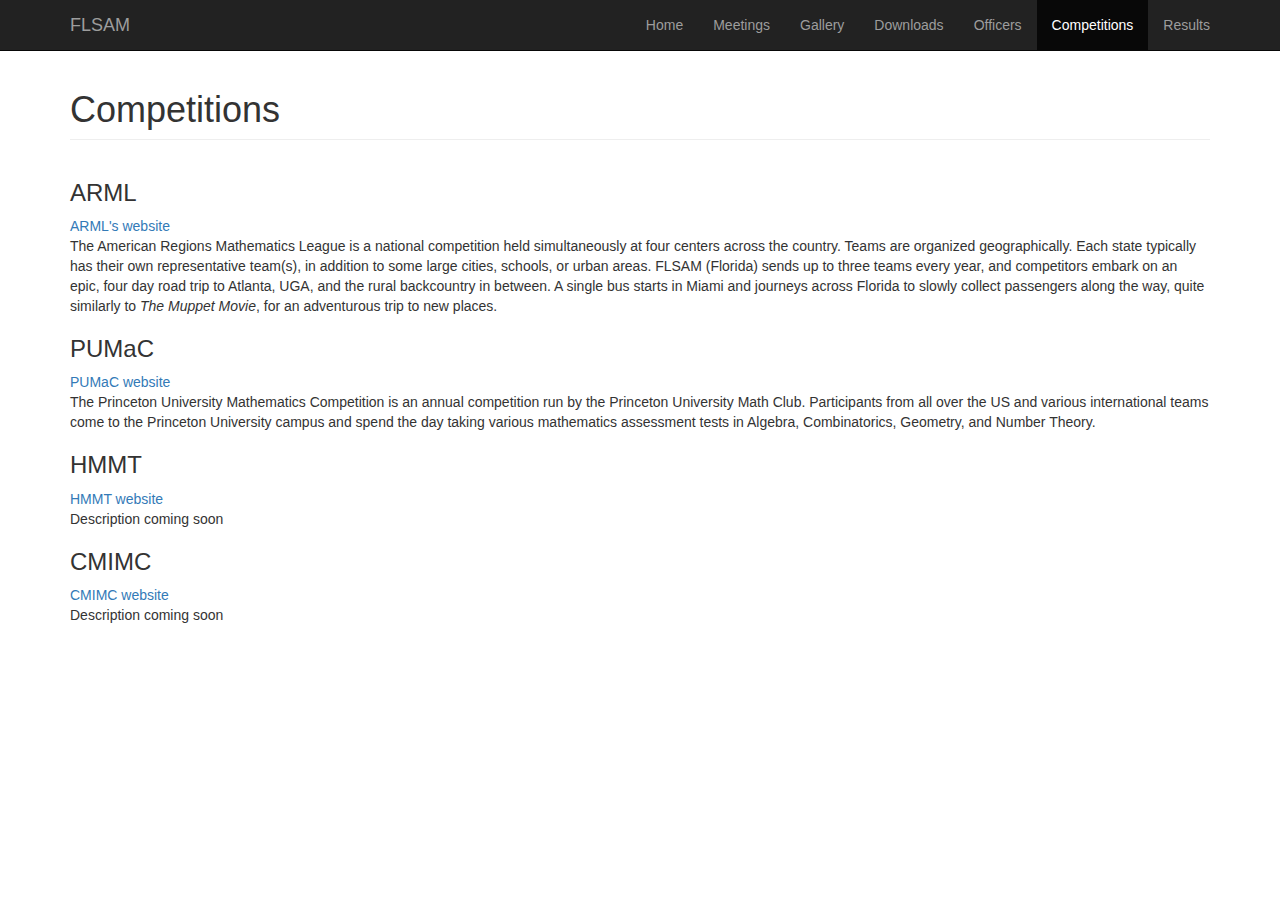
<file: competitions/index.html>
<head>
	<meta charset="utf-8">
	<meta http-equiv="X-UA-Compatible" content="IE=edge">
	<meta name="viewport" content="width=device-width, initial-scale=1">
	<meta name="author" content="Jay Mithani, Jalen Jiang">

	<title>Florida Student Association of Mathematics</title>
	<link rel='shortcut icon' href='../favicon.ico' type='image/x-icon'/>
	<link href="../css/bootstrap.min.css" rel="stylesheet">
	<link href="../css/modern-business.css" rel="stylesheet">
	<link href="../font-awesome/css/font-awesome.min.css" rel="stylesheet" type="text/css">
	<script src="https://oss.maxcdn.com/libs/html5shiv/3.7.0/html5shiv.js"></script>
	<script src="https://oss.maxcdn.com/libs/respond.js/1.4.2/respond.min.js"></script>
</head>

<body>
	<nav class="navbar navbar-inverse navbar-fixed-top" role="navigation">
		<div class="container">
			<div class="navbar-header">
				<button type="button" class="navbar-toggle" data-toggle="collapse" data-target="#bs-example-navbar-collapse-1">
					<span class="sr-only">Toggle navigation</span>
					<span class="icon-bar"></span>
					<span class="icon-bar"></span>
					<span class="icon-bar"></span>
				</button>
				<a class="navbar-brand" href="index.html">FLSAM</a>
			</div>
			<div class="collapse navbar-collapse" id="bs-example-navbar-collapse-1">
				<ul class="nav navbar-nav navbar-right">
					<li>
						<a href="../index.html">Home</a>
					</li>
					<li>
						<a href="../meetings/index.html">Meetings</a>
					</li>
					<li>
						<a href="../gallery/index.html">Gallery</a>
					</li>
					<li>
						<a href="../downloads/index.html">Downloads</a>
					</li>
					<li>
						<a href="../officers/index.html">Officers</a>
					</li>
					<li class="active">
						<a href="../competitions/index.html">Competitions</a>
					</li>
					<li>
						<a href="../results/index.html">Results</a>
					</li>
				</ul>
			</div>
		</div>
	</nav>
	<div class="container">
		<div class="row">
			<div class="col-lg-12">
				<h1 class="page-header"> Competitions </h1>
			</div>
		</div>
		<div class="row">
			<div class="col-lg-12">
				<h3>ARML</h3>
				<a href = "http://mathleague.org/arml.php">ARML's website</a><br>
				The American Regions Mathematics League is a national competition held simultaneously at four centers across the country. Teams are organized geographically. Each state typically has their own representative team(s), in addition to some large cities, schools, or urban areas. FLSAM (Florida) sends up to three teams every year, and competitors embark on an epic, four day road trip to Atlanta, UGA, and the rural backcountry in between. A single bus starts in Miami and journeys across Florida to slowly collect passengers along the way, quite similarly to <i>The Muppet Movie</i>, for an adventurous trip to new places.
			</div>	
		</div>
		<div class="row">
			<div class="col-lg-12">
				<h3>PUMaC</h3>
				<a href = "https://pumac.princeton.edu/">PUMaC website</a><br>
				The Princeton University Mathematics Competition is an annual competition run by the Princeton University Math Club. Participants from all over the US and various international teams come to the Princeton University campus and spend the day taking various mathematics assessment tests in Algebra, Combinatorics, Geometry, and Number Theory.
			</div>
		</div>
		<div class="row">
			<div class="col-lg-12">
				<h3>HMMT</h3>
				<a href = "https://www.hmmt.co/">HMMT website</a><br>
				Description coming soon
			</div>
		</div>
		<div class="row">
			<div class="col-lg-12">
				<h3>CMIMC</h3>
				<a href = "http://cmimc.co/">CMIMC website</a><br>
				Description coming soon
			</div>
		</div>
	</div>
	<script src="../js/jquery.js"></script>
	<script src="../js/bootstrap.min.js"></script>
</body>
</html>
</file>
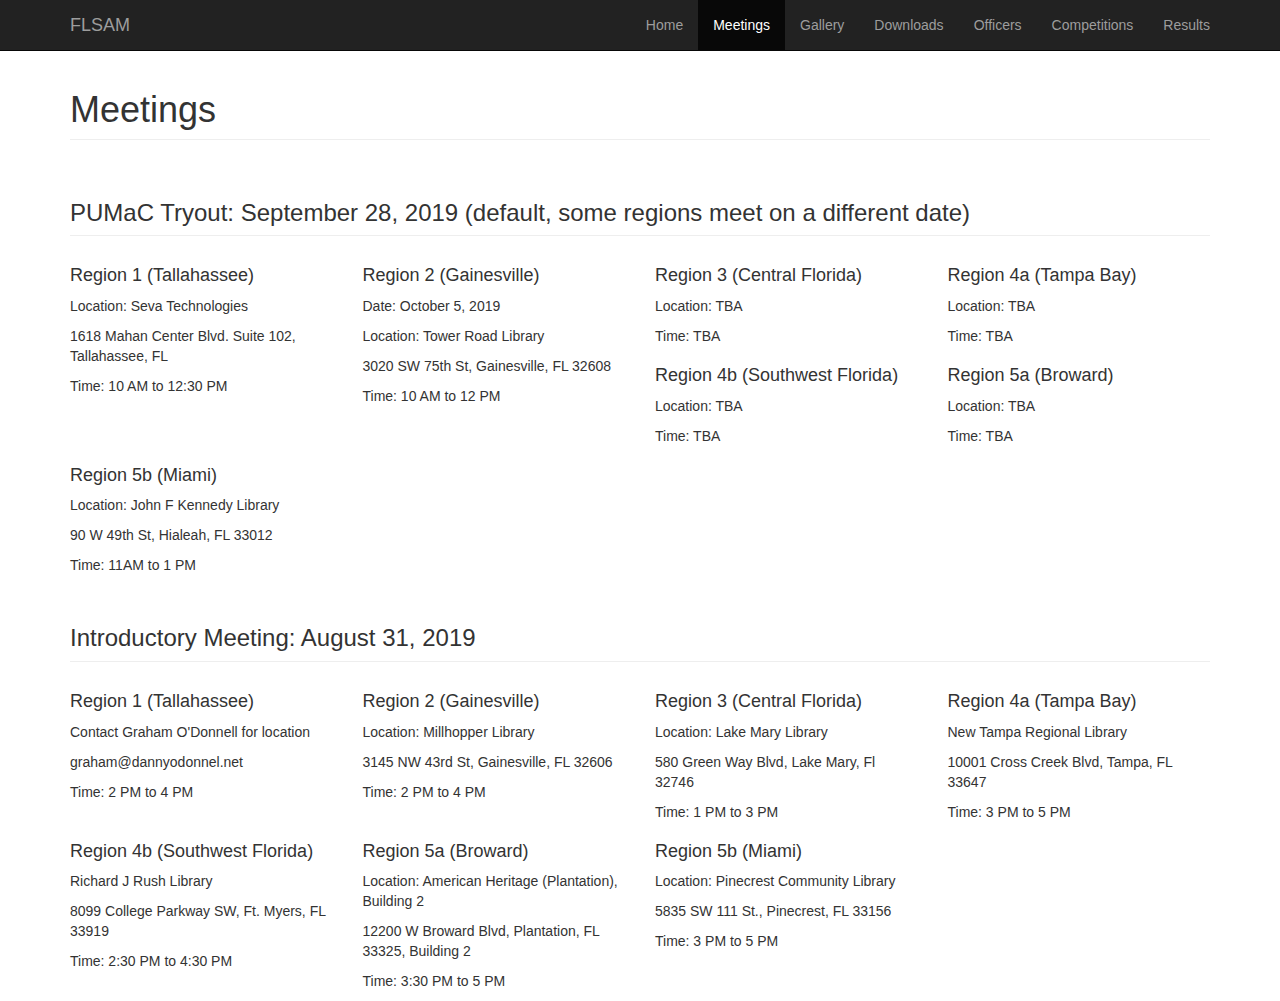
<file: meetings/index.html>
<head>
	<meta charset="utf-8">
	<meta http-equiv="X-UA-Compatible" content="IE=edge">
	<meta name="viewport" content="width=device-width, initial-scale=1">
	<meta name="author" content="Jay Mithani, Jalen Jiang">

	<title>Florida Student Association of Mathematics</title>
	<link rel='shortcut icon' href='../favicon.ico' type='image/x-icon'/>
	<link href="../css/bootstrap.min.css" rel="stylesheet">
	<link href="../css/modern-business.css" rel="stylesheet">
	<link href="../font-awesome/css/font-awesome.min.css" rel="stylesheet" type="text/css">
	<script src="https://oss.maxcdn.com/libs/html5shiv/3.7.0/html5shiv.js"></script>
	<script src="https://oss.maxcdn.com/libs/respond.js/1.4.2/respond.min.js"></script>
</head>

<body>
	<nav class="navbar navbar-inverse navbar-fixed-top" role="navigation">
		<div class="container">
			<div class="navbar-header">
				<button type="button" class="navbar-toggle" data-toggle="collapse" data-target="#bs-example-navbar-collapse-1">
					<span class="sr-only">Toggle navigation</span>
					<span class="icon-bar"></span>
					<span class="icon-bar"></span>
					<span class="icon-bar"></span>
				</button>
				<a class="navbar-brand" href="index.html">FLSAM</a>
			</div>
			<div class="collapse navbar-collapse" id="bs-example-navbar-collapse-1">
				<ul class="nav navbar-nav navbar-right">
					<li>
						<a href="../index.html">Home</a>
					</li>
					<li class="active">
						<a href="../meetings/index.html">Meetings</a>
					</li>
					<li>
						<a href="../gallery/index.html">Gallery</a>
					</li>
					<li>
						<a href="../downloads/index.html">Downloads</a>
					</li>
					<li>
						<a href="../officers/index.html">Officers</a>
					</li>
					<li>
						<a href="../competitions/index.html">Competitions</a>
					</li>
					<li>
						<a href="../results/index.html">Results</a>
					</li>
				</ul>
			</div>
		</div>
	</nav>
	<div class="container">
		<div class="row">
			<div class="col-lg-12">
				<h1 class="page-header"> Meetings </h1>
			</div>
			
			<div class="col-lg-12">
				<h3 class="page-header"> PUMaC Tryout: September 28, 2019 (default, some regions meet on a different date) </h3>
			</div>
			<div class="row-lg-1">
				<div class="col-lg-3">
					<h4 class="prof-header">Region 1 (Tallahassee)</h4>
						<p>Location: Seva Technologies</p>
						<p>1618 Mahan Center Blvd. Suite 102, Tallahassee, FL</p>
						<p>Time: 10 AM to 12:30 PM	
				</div>
				<div class="col-lg-3">
					<h4 class="prof-header">Region 2 (Gainesville)</h4>
						<p>Date: October 5, 2019</p>
						<p>Location: Tower Road Library</p>
						<p>3020 SW 75th St, Gainesville, FL 32608</p>
						<p>Time: 10 AM to 12 PM	
				</div>
				<div class="col-lg-3">
					<h4 class="prof-header">Region 3 (Central Florida)</h4>
						<p>Location: TBA</p>
						<p></p>
						<p>Time: TBA
				</div>
				<div class="col-lg-3">
					<h4 class="prof-header">Region 4a (Tampa Bay)</h4>
						<p>Location: TBA</p>
						<p></p>
						<p>Time: TBA</p>
				</div>
			</div>
			<div class="row-lg-1">
				<div class="col-lg-3">
					<h4 class="prof-header">Region 4b (Southwest Florida)</h4>
						<p>Location: TBA</p>
						<p></p>
						<p>Time: TBA</p>	
				</div>
				<div class="col-lg-3">
					<h4 class="prof-header">Region 5a (Broward)</h4>
						<p>Location: TBA</p>
						<p></p>
						<p>Time: TBA</p>
				</div>
				<div class="col-lg-3">
					<h4 class="prof-header">Region 5b (Miami)</h4>
						<p>Location: John F Kennedy Library</p>
						<p>90 W 49th St, Hialeah, FL 33012</p>
						<p>Time: 11AM to 1 PM
				</div>
			</div>
			<div class="col-lg-12">
				<h3 class="page-header"> Introductory Meeting: August 31, 2019 </h3>
			</div>
			<div class="row-lg-1">
				<div class="col-lg-3">
					<h4 class="prof-header">Region 1 (Tallahassee)</h4>
						<p>Contact Graham O'Donnell for location</p>
						<p>graham@dannyodonnel.net</p>
						<p>Time: 2 PM to 4 PM	
				</div>
				<div class="col-lg-3">
					<h4 class="prof-header">Region 2 (Gainesville)</h4>
						<p>Location: Millhopper Library</p>
						<p>3145 NW 43rd St, Gainesville, FL 32606</p>
						<p>Time: 2 PM to 4 PM	
				</div>
				<div class="col-lg-3">
					<h4 class="prof-header">Region 3 (Central Florida)</h4>
						<p>Location: Lake Mary Library</p>
						<p>580 Green Way Blvd, Lake Mary, Fl 32746</p>
						<p>Time: 1 PM to 3 PM	
				</div>
				<div class="col-lg-3">
					<h4 class="prof-header">Region 4a (Tampa Bay)</h4>
						<p>New Tampa Regional Library</p>
						<p>10001 Cross Creek Blvd, Tampa, FL 33647</p>
						<p>Time: 3 PM to 5 PM</p>
				</div>
			</div>
			<div class="row-lg-1">
				<div class="col-lg-3">
					<h4 class="prof-header">Region 4b (Southwest Florida)</h4>
						<p>Richard J Rush Library</p>
						<p>8099 College Parkway SW, Ft. Myers, FL 33919</p>
						<p>Time: 2:30 PM to 4:30 PM</p>	
				</div>
				<div class="col-lg-3">
					<h4 class="prof-header">Region 5a (Broward)</h4>
						<p>Location: American Heritage (Plantation), Building 2</p>
						<p>12200 W Broward Blvd, Plantation, FL 33325, Building 2</p>
						<p>Time: 3:30 PM to 5 PM</p>
				</div>
				<div class="col-lg-3">
					<h4 class="prof-header">Region 5b (Miami)</h4>
						<p>Location: Pinecrest Community Library</p>
						<p>5835 SW 111 St., Pinecrest, FL 33156</p>
						<p>Time: 3 PM to 5 PM
				</div>
			</div>
		</div>
	</div>
	<script src="../js/jquery.js"></script>
	<script src="../js/bootstrap.min.js"></script>
</body>
</html>
</file>
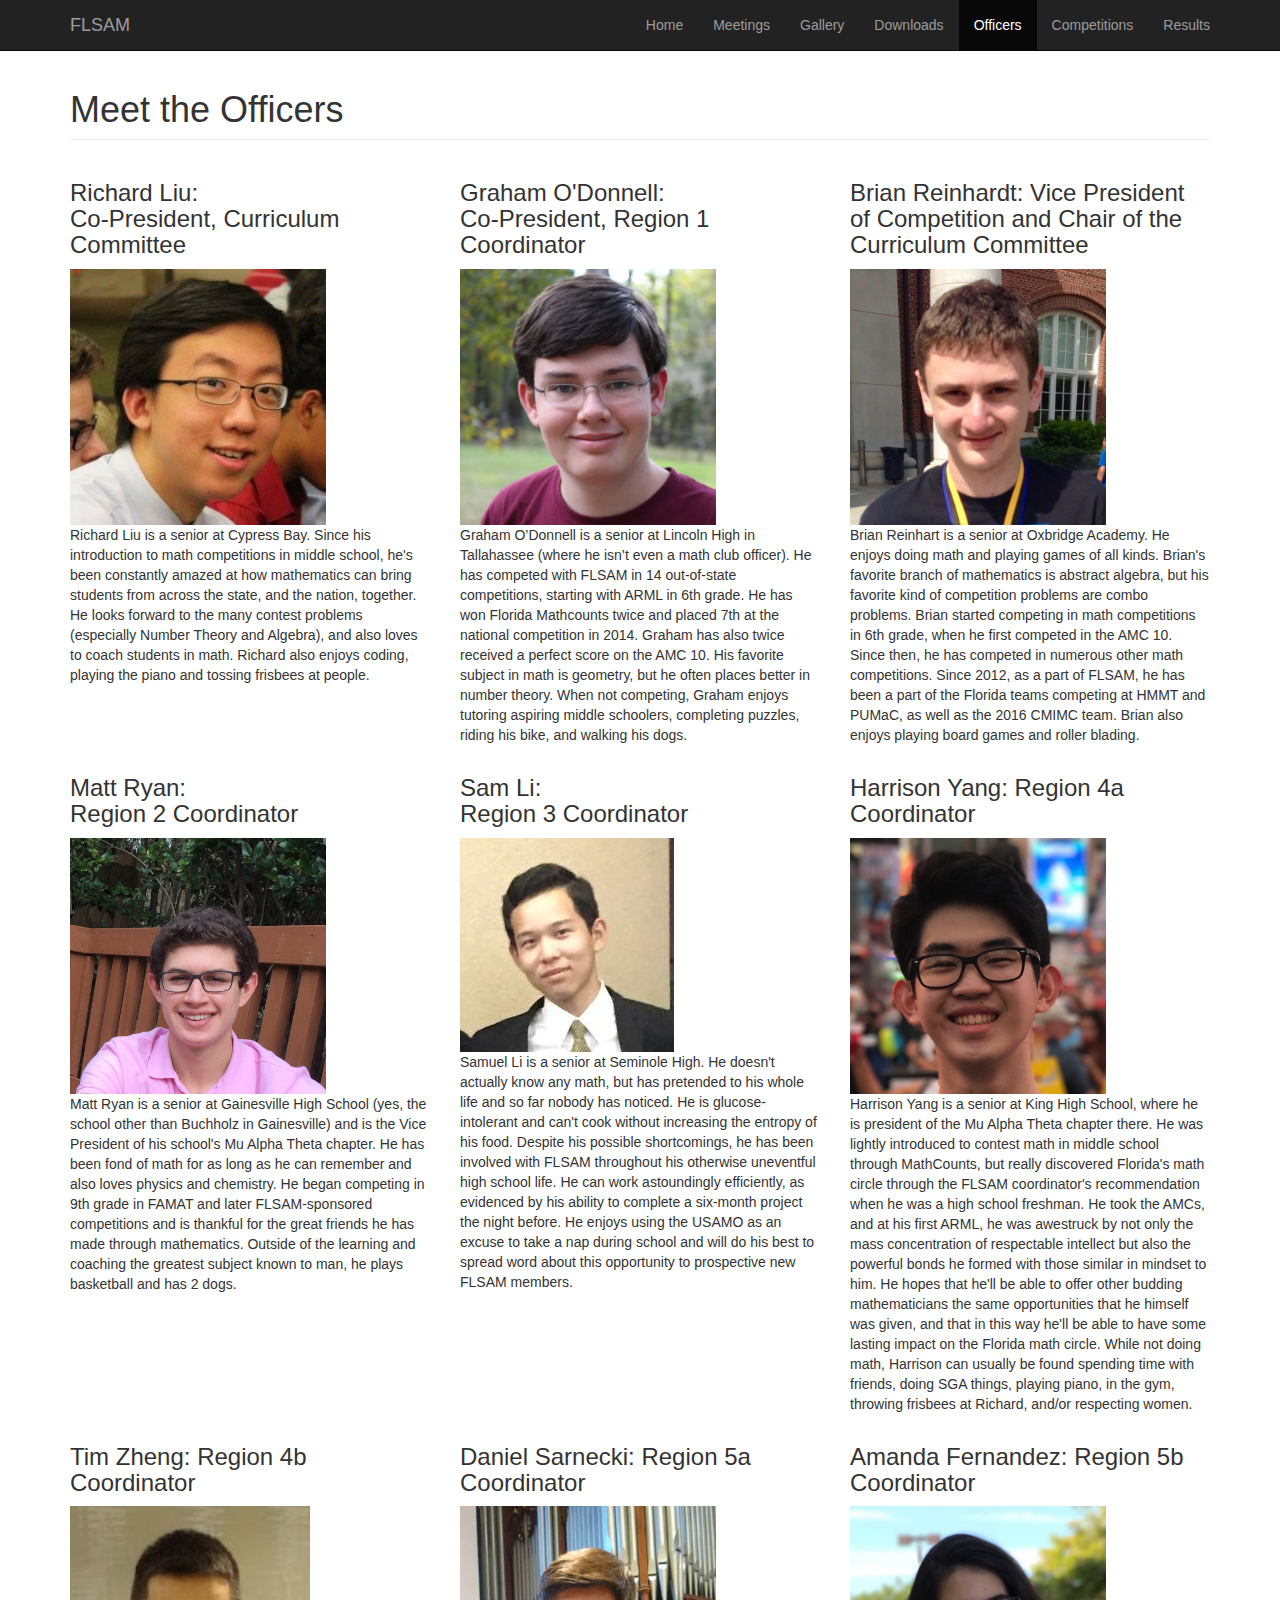
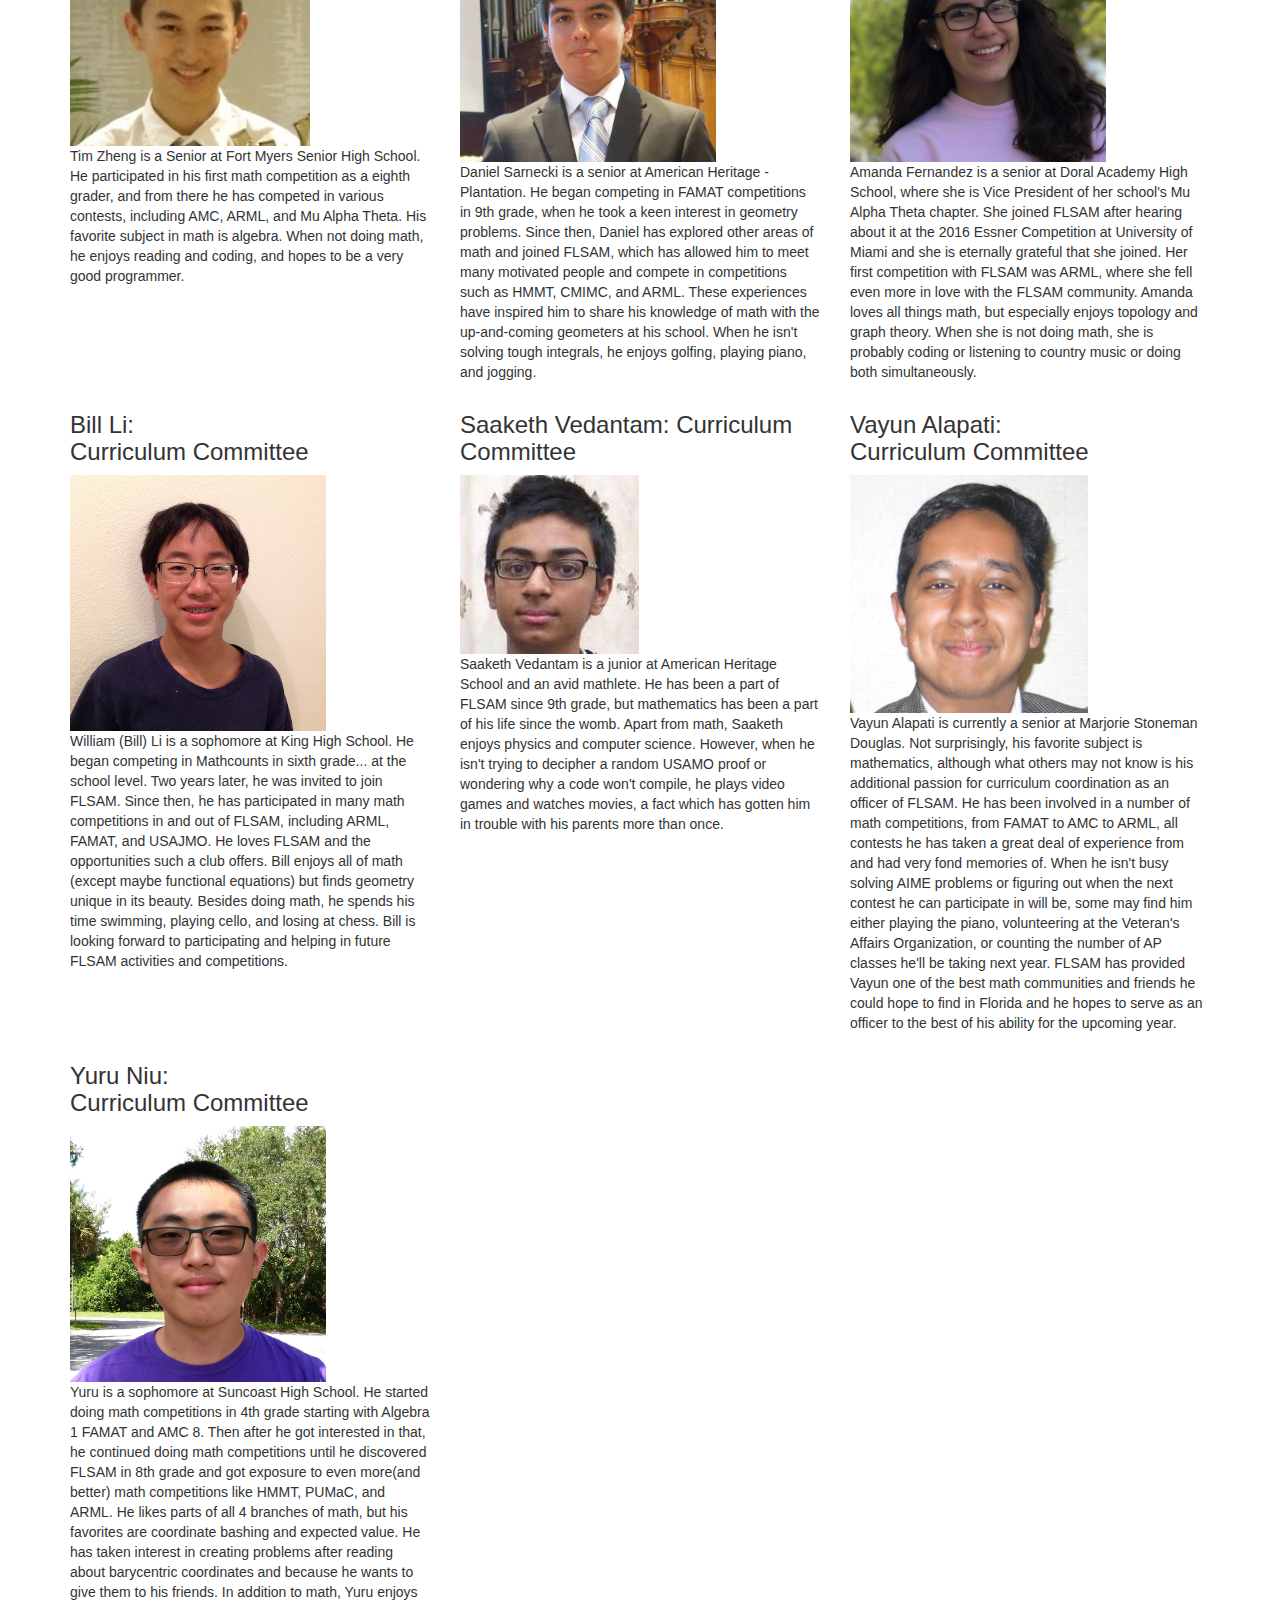
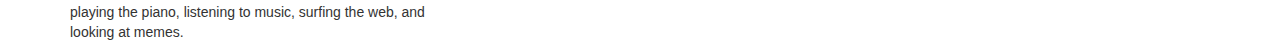
<file: officers-old/index.html>
<head>
	<meta charset="utf-8">
	<meta http-equiv="X-UA-Compatible" content="IE=edge">
	<meta name="viewport" content="width=device-width, initial-scale=1">
	<meta name="author" content="Jay Mithani, Jalen Jiang">

	<title>Florida Student Association of Mathematics</title>
	<link href="../css/bootstrap.min.css" rel="stylesheet">
	<link href="../css/modern-business.css" rel="stylesheet">
	<link href="../font-awesome/css/font-awesome.min.css" rel="stylesheet" type="text/css">
	<script src="https://oss.maxcdn.com/libs/html5shiv/3.7.0/html5shiv.js"></script>
	<script src="https://oss.maxcdn.com/libs/respond.js/1.4.2/respond.min.js"></script>
</head>

<body>
	<nav class="navbar navbar-inverse navbar-fixed-top" role="navigation">
		<div class="container">
			<div class="navbar-header">
				<button type="button" class="navbar-toggle" data-toggle="collapse" data-target="#bs-example-navbar-collapse-1">
					<span class="sr-only">Toggle navigation</span>
					<span class="icon-bar"></span>
					<span class="icon-bar"></span>
					<span class="icon-bar"></span>
				</button>
				<a class="navbar-brand" href="index.html">FLSAM</a>
			</div>
			<div class="collapse navbar-collapse" id="bs-example-navbar-collapse-1">
				<ul class="nav navbar-nav navbar-right">
					<li>
						<a href="../index.html">Home</a>
					</li>
					<li>
						<a href="../meetings/index.html">Meetings</a>
					</li>
					<li>
						<a href="../gallery/index.html">Gallery</a>
					</li>
					<li>
						<a href="../downloads/index.html">Downloads</a>
					</li>
					<li class="active">
						<a href="../officers/index.html">Officers</a>
					</li>
					<li>
						<a href="../competitions/index.html">Competitions</a>
					</li>
					<li>
						<a href="../results/index.html">Results</a>
					</li>
				</ul>
			</div>
		</div>
	</nav>
	<div class="container">
		<div class="row">
			<div class="col-lg-12">
				<h1 class="page-header"> Meet the Officers </h1>
			</div>
			<div class="row-lg-1">
				<div class="col-lg-4">
					<h3 class="prof-header">Richard Liu: <br> Co-President, Curriculum Committee</h3>
					<img class="prof-img" src="FLSAM_1718_liu.png"></img>
					<p>
						Richard Liu is a senior at Cypress Bay. Since his introduction to math competitions in middle school, he's been constantly amazed at how mathematics can bring students from across the state, and the nation, together. He looks forward to the many contest problems (especially Number Theory and Algebra), and also loves to coach students in math. Richard also enjoys coding, playing the piano and tossing frisbees at people. 
					</p>
				</div>
				<div class="col-lg-4">
					<h3 class="prof-header">Graham O'Donnell: <br> Co-President, Region 1 Coordinator</h3>
					<img class="prof-img" src="FLSAM_1718_odonnell.png"></img>
					<p>
						Graham O’Donnell is a senior at Lincoln High in Tallahassee (where he isn’t even a math club officer). He has competed with FLSAM in 14 out-of-state competitions, starting with ARML in 6th grade. He has won Florida Mathcounts twice and placed 7th at the national competition in 2014. Graham has also twice received a perfect score on the AMC 10. His favorite subject in math is geometry, but he often places better in number theory. When not competing, Graham enjoys tutoring aspiring middle schoolers, completing puzzles, riding his bike, and walking his dogs.
					</p>
				</div>
				<div class="col-lg-4">
					<h3 class="prof-header">Brian Reinhardt: Vice President of Competition and Chair of the Curriculum Committee</h3>
					<img class="prof-img" src="FLSAM_1718_reinhart.png"></img>
					<p>
						Brian Reinhart is a senior at Oxbridge Academy. He enjoys doing math and playing games of all kinds. Brian's favorite branch of mathematics is abstract algebra, but his favorite kind of competition problems are combo problems. Brian started competing in math competitions in 6th grade, when he first competed in the AMC 10. Since then, he has competed in numerous other math competitions. Since 2012, as a part of FLSAM, he has been a part of the Florida teams competing at HMMT and PUMaC, as well as the 2016 CMIMC team. Brian also enjoys playing board games and roller blading.
					</p>
				</div>
			</div>
			<div class="row-lg-1">
				<div class="col-lg-4">
					<h3 class="prof-header">Matt Ryan: <br> Region 2 Coordinator</h3>
					<img class="prof-img" src="FLSAM_1718_ryan.png"></img>
					<p>
						Matt Ryan is a senior at Gainesville High School (yes, the school other than Buchholz in Gainesville) and is the Vice President of his school's Mu Alpha Theta chapter. He has been fond of math for as long as he can remember and also loves physics and chemistry. He began competing in 9th grade in FAMAT and later FLSAM-sponsored competitions and is thankful for the great friends he has made through mathematics. Outside of the learning and coaching the greatest subject known to man, he plays basketball and has 2 dogs. 
					</p>
				</div>
				<div class="col-lg-4">
					<h3 class="prof-header">Sam Li: <br> Region 3 Coordinator</h3>
					<img class="prof-img" src="FLSAM_1718_sli.png"></img>
					<p>
						Samuel Li is a senior at Seminole High. He doesn't actually know any math, but has pretended to his whole life and so far nobody has noticed. He is glucose-intolerant and can't cook without increasing the entropy of his food. Despite his possible shortcomings, he has been involved with FLSAM throughout his otherwise uneventful high school life. He can work astoundingly efficiently, as evidenced by his ability to complete a six-month project the night before. He enjoys using the USAMO as an excuse to take a nap during school and will do his best to spread word about this opportunity to prospective new FLSAM members.
					</p>
				</div>
				<div class="col-lg-4">
					<h3 class="prof-header">Harrison Yang: Region 4a Coordinator</h3>
					<img class="prof-img" src="FLSAM_1718_yang.png"></img>
					<p>
						Harrison Yang is a senior at King High School, where he is president of the Mu Alpha Theta chapter there. He was lightly introduced to contest math in middle school through MathCounts, but really discovered Florida's math circle through the FLSAM coordinator's recommendation when he was a high school freshman. He took the AMCs, and at his first ARML, he was awestruck by not only the mass concentration of respectable intellect but also the powerful bonds he formed with those similar in mindset to him. He hopes that he'll be able to offer other budding mathematicians the same opportunities that he himself was given, and that in this way he'll be able to have some lasting impact on the Florida math circle. While not doing math, Harrison can usually be found spending time with friends, doing SGA things, playing piano, in the gym, throwing frisbees at Richard, and/or respecting women.

					</p>
				</div>
			</div>
			<div class="row-lg-1">
				<div class="col-lg-4">
					<h3 class="prof-header">Tim Zheng: Region 4b Coordinator</h3>
					<img class="prof-img" src="FLSAM_1718_zheng.png"></img>
					<p>
						Tim Zheng is a Senior at Fort Myers Senior High School. He participated in his first math competition as a eighth grader, and from there he has competed in various contests, including AMC, ARML, and Mu Alpha Theta. His favorite subject in math is algebra. When not doing math, he enjoys reading and coding, and hopes to be a very good programmer.
					</p>
				</div>
				<div class="col-lg-4">
					<h3 class="prof-header">Daniel Sarnecki: Region 5a Coordinator</h3>
					<img class="prof-img" src="FLSAM_1718_sarnecki.png"></img>
					<p>
						Daniel Sarnecki is a senior at American Heritage - Plantation.  He began competing in FAMAT competitions in 9th grade, when he took a keen interest in geometry problems.  Since then, Daniel has explored other areas of math and joined FLSAM, which has allowed him to meet many motivated people and compete in competitions such as HMMT, CMIMC, and ARML.  These experiences have inspired him to share his knowledge of math with the up-and-coming geometers at his school.  When he isn't solving tough integrals, he enjoys golfing, playing piano, and jogging.		
					</p>
				</div>
				<div class="col-lg-4">
					<h3 class="prof-header">Amanda Fernandez: Region 5b Coordinator</h3>
					<img class="prof-img" src="FLSAM_1718_fernandez.png"></img>
					<p>
						Amanda Fernandez is a senior at Doral Academy High School, where she is Vice President of her school's Mu Alpha Theta chapter.  She joined FLSAM after hearing about it at the 2016 Essner Competition at University of Miami and she is eternally grateful that she joined.  Her first competition with FLSAM was ARML, where she fell even more in love with the FLSAM community.  Amanda loves all things math, but especially enjoys topology and graph theory. When she is not doing math, she is probably coding or listening to country music or doing both simultaneously.	
					</p>
				</div>
			</div>
			<div class = "row-lg-1">
				<div class="col-lg-4">
					<h3 class="prof-header">Bill Li: <br> Curriculum Committee</h3>
					<img class="prof-img" src="FLSAM_1718_wli.png"></img>
					<p>
						William (Bill) Li is a sophomore at King High School. He began competing in Mathcounts in sixth grade... at the school level. Two years later, he was invited to join FLSAM. Since then, he has participated in many math competitions in and out of FLSAM, including ARML, FAMAT, and USAJMO. He loves FLSAM and the opportunities such a club offers. Bill enjoys all of math (except maybe functional equations) but finds geometry unique in its beauty. Besides doing math, he spends his time swimming, playing cello, and losing at chess. Bill is looking forward to participating and helping in future FLSAM activities and competitions.				
					</p>
				</div>
				<div class="col-lg-4">
					<h3 class="prof-header">Saaketh Vedantam: Curriculum Committee</h3>
					<img class="prof-img" src="FLSAM_1718_vedantam.png"></img>
					<p>
						Saaketh Vedantam is a junior at American Heritage School and an avid mathlete. He has been a part of FLSAM since 9th grade, but mathematics has been a part of his life since the womb. Apart from math, Saaketh enjoys physics and computer science. However, when he isn't trying to decipher a random USAMO proof or wondering why a code won't compile, he plays video games and watches movies, a fact which has gotten him in trouble with his parents more than once. 
					</p>
				</div>
				<div class="col-lg-4">
					<h3 class="prof-header">Vayun Alapati: 
							<br>Curriculum Committee</h3>
					<img class="prof-img" src="FLSAM_1718_alapati.png"></img>
					<p>
						Vayun Alapati is currently a senior at Marjorie Stoneman Douglas. Not surprisingly, his favorite subject is mathematics, although what others may not know is his additional passion for curriculum coordination as an officer of FLSAM. He has been involved in a number of math competitions, from FAMAT to AMC to ARML, all contests he has taken a great deal of experience from and had very fond memories of. When he isn't busy solving AIME problems or figuring out when the next contest he can participate in will be, some may find him either playing the piano, volunteering at the Veteran's Affairs Organization, or counting the number of AP classes he'll be taking next year. FLSAM has provided Vayun one of the best math communities and friends he could hope to find in Florida and he hopes to serve as an officer to the best of his ability for the upcoming year.
					</p>
				</div>
			</div>
			<div class="row-lg-1">
				<div class="col-lg-4">
					<h3 class="prof-header">Yuru Niu: 
							<br>Curriculum Committee</h3>
					<img class="prof-img" src="FLSAM_1718_niu.JPG"></img>
					<p>
						Yuru is a sophomore at Suncoast High School. He started doing math competitions in 4th grade starting with Algebra 1 FAMAT and AMC 8. Then after he got interested in that, he continued doing math competitions until he discovered FLSAM in 8th grade and got exposure to even more(and better) math competitions like HMMT, PUMaC, and ARML. He likes parts of all 4 branches of math, but his favorites are coordinate bashing and expected value. He has taken interest in creating problems after reading about barycentric coordinates and because he wants to give them to his friends. In addition to math, Yuru enjoys playing the piano, listening to music, surfing the web, and looking at memes.	
					</p>
				</div>
				<div class="col-lg-4">
				</div>
			</div>
		</div>
	</div>
	<script src="../js/jquery.js"></script>
	<script src="../js/bootstrap.min.js"></script>
</body>
</html>
</file>
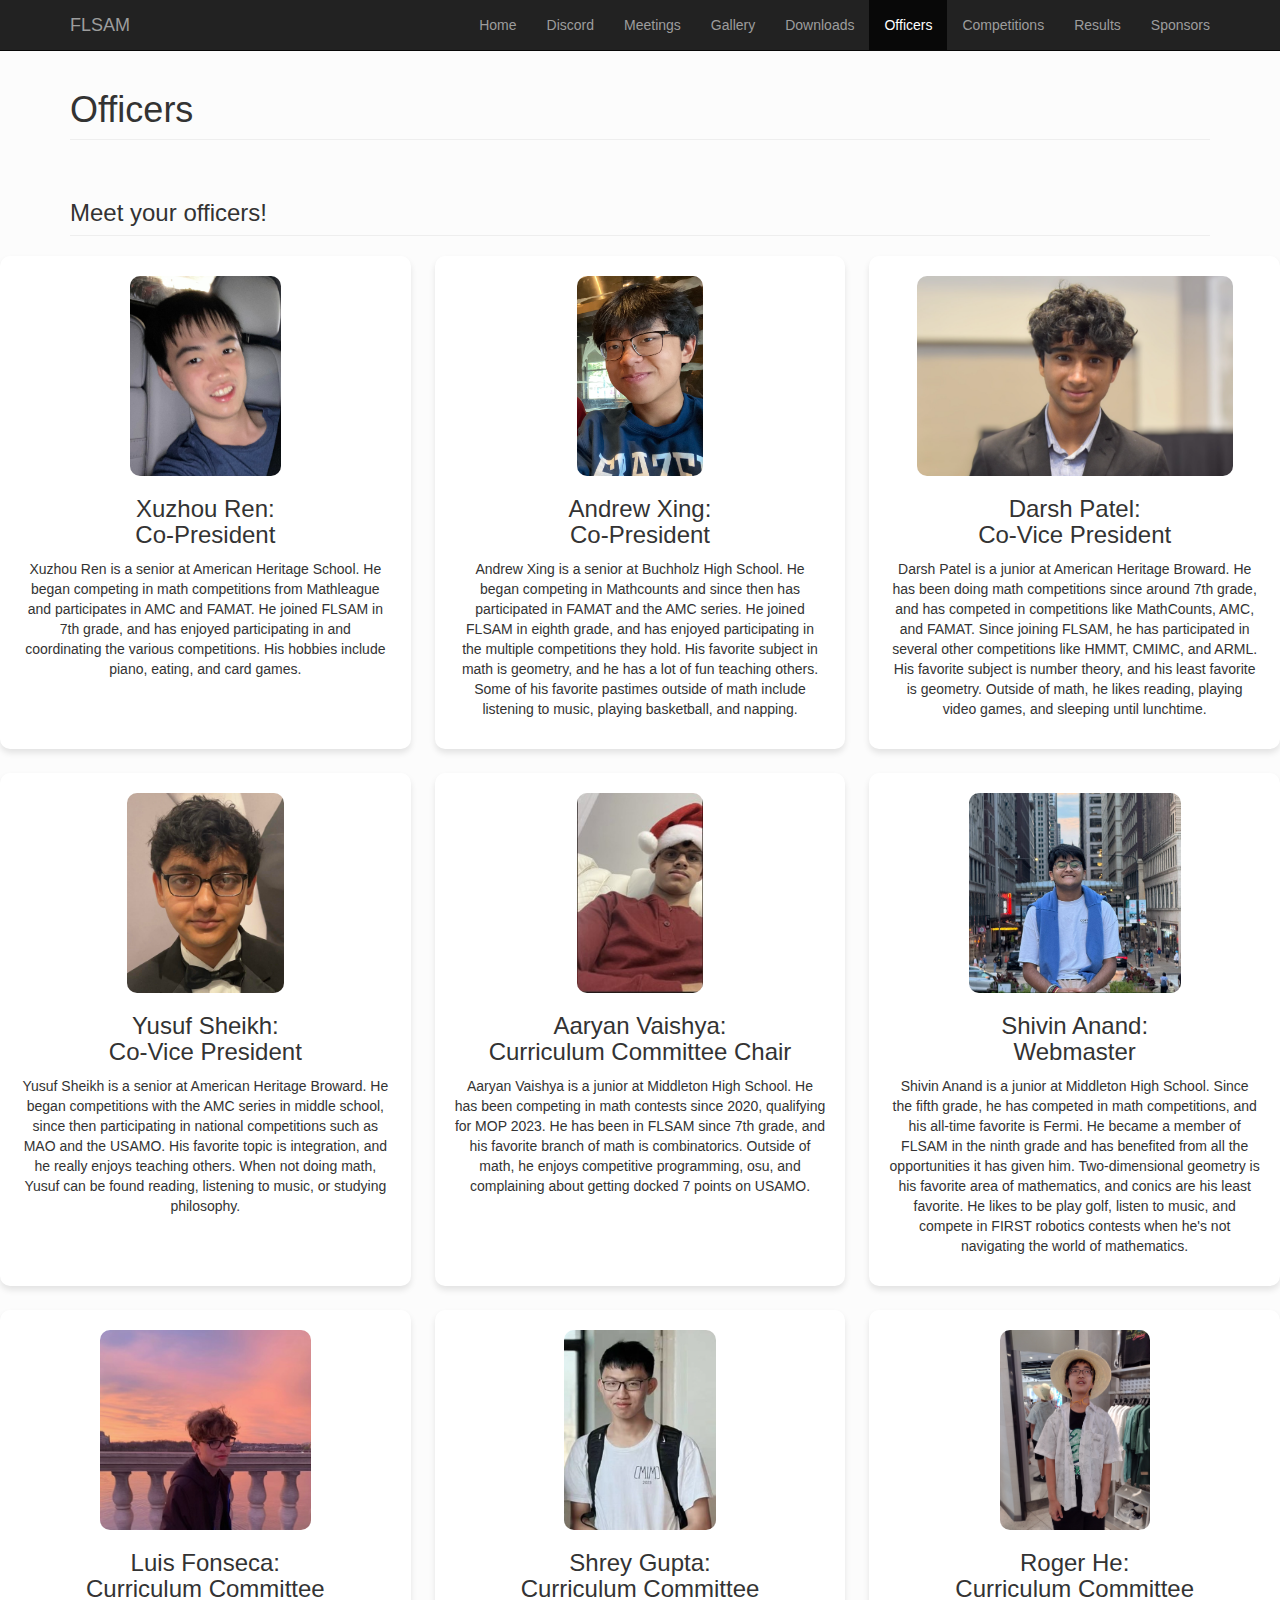
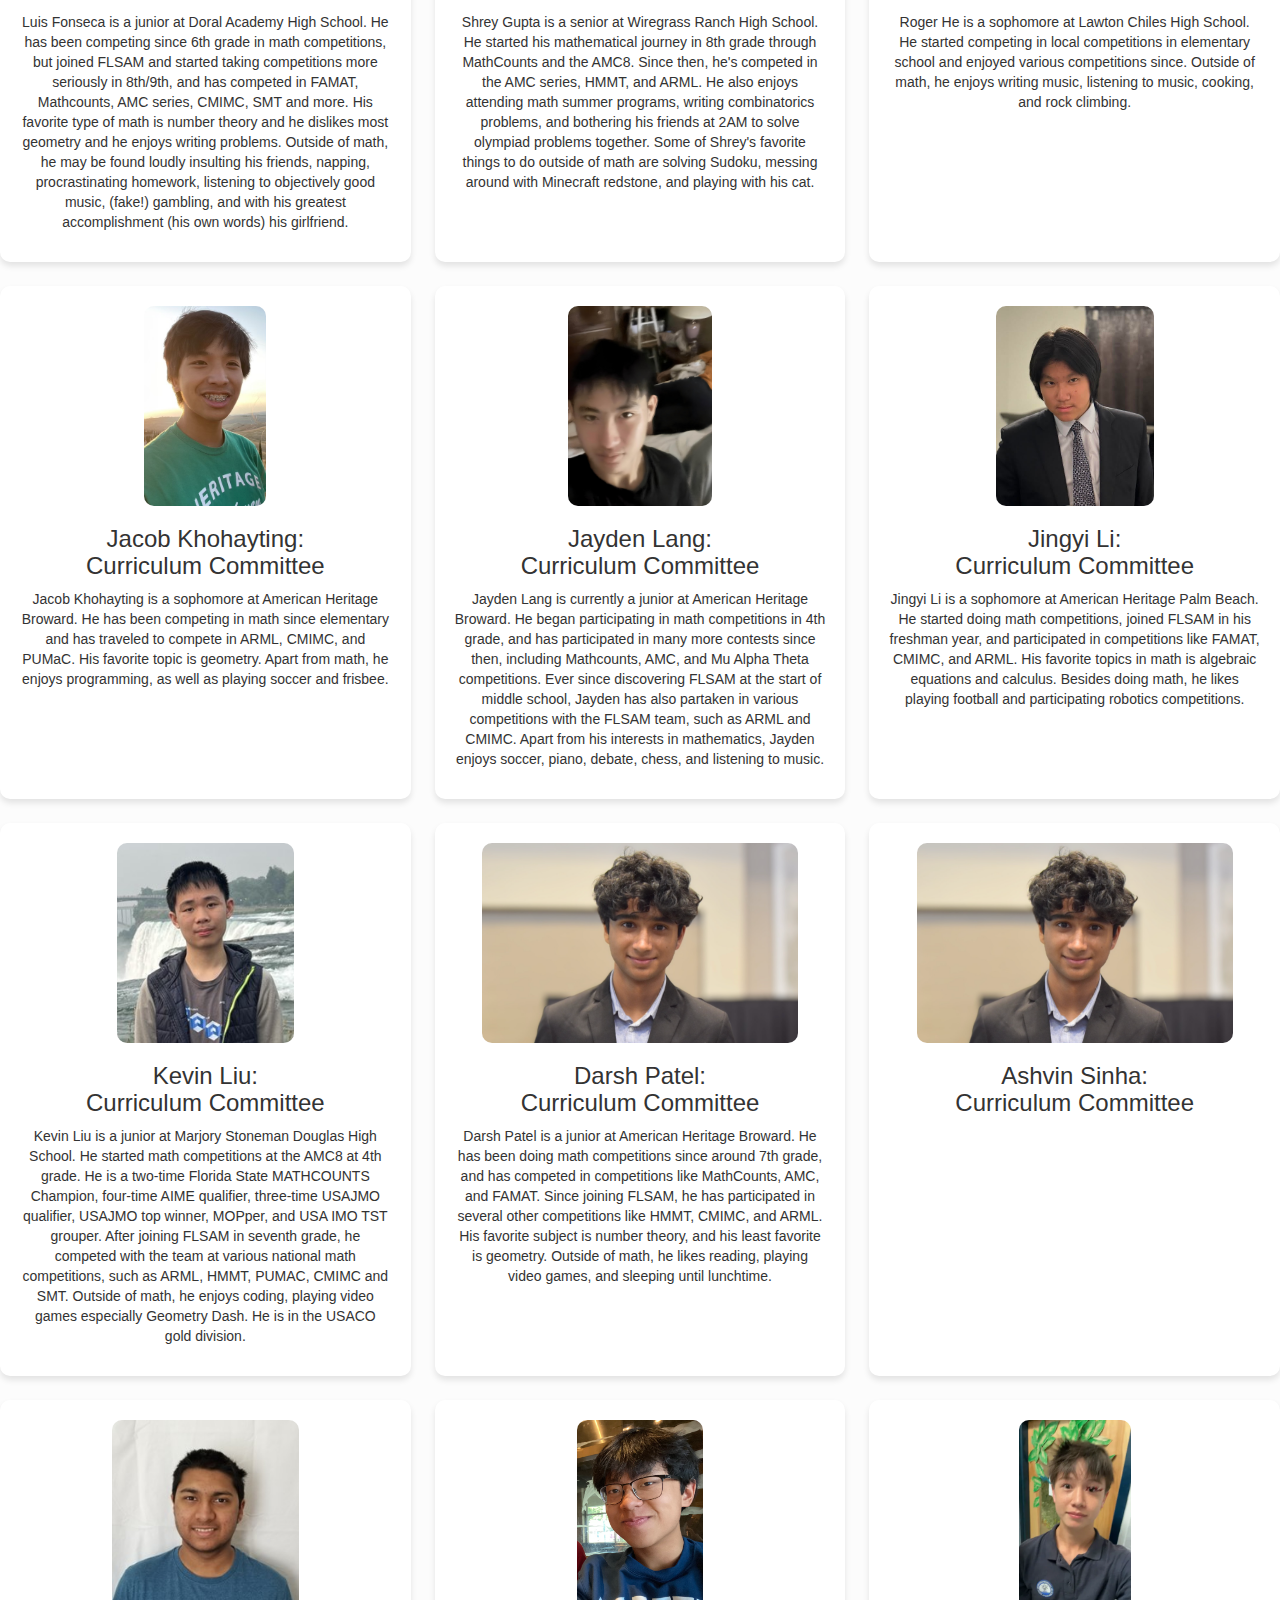
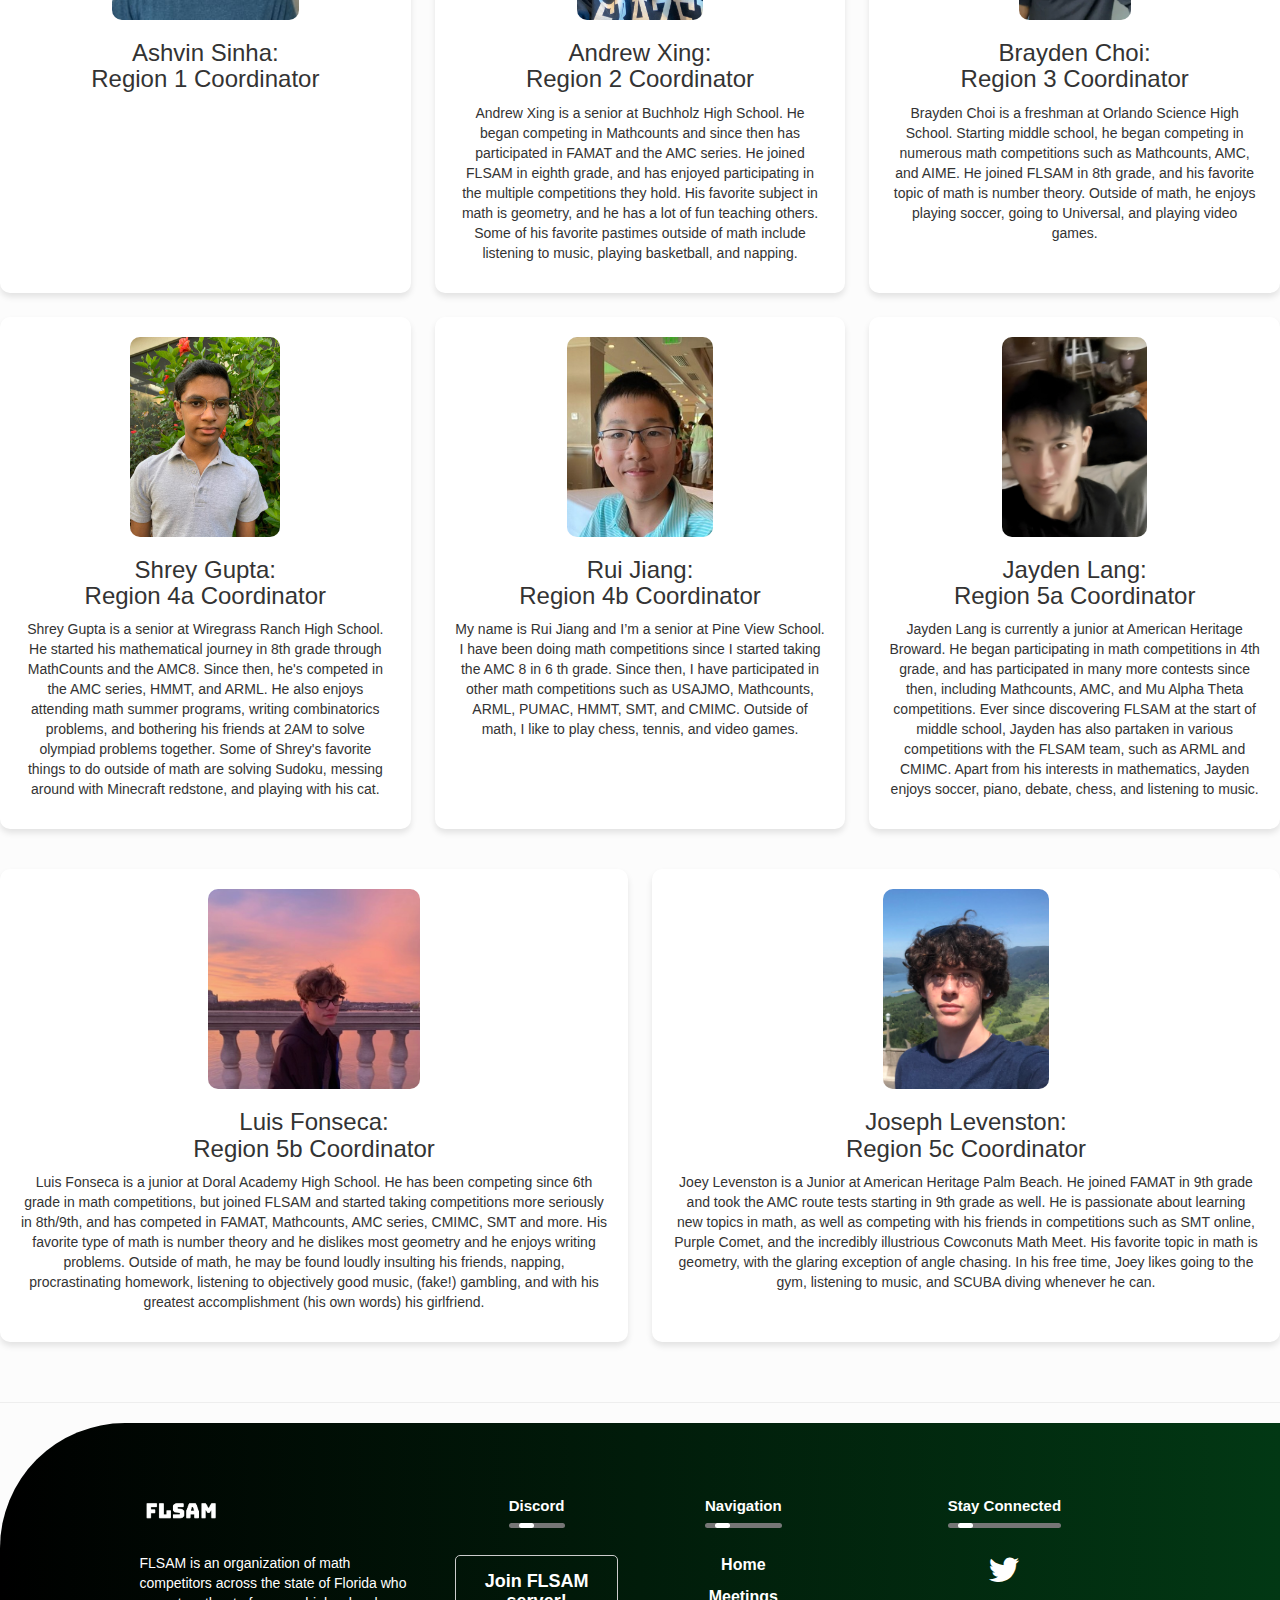
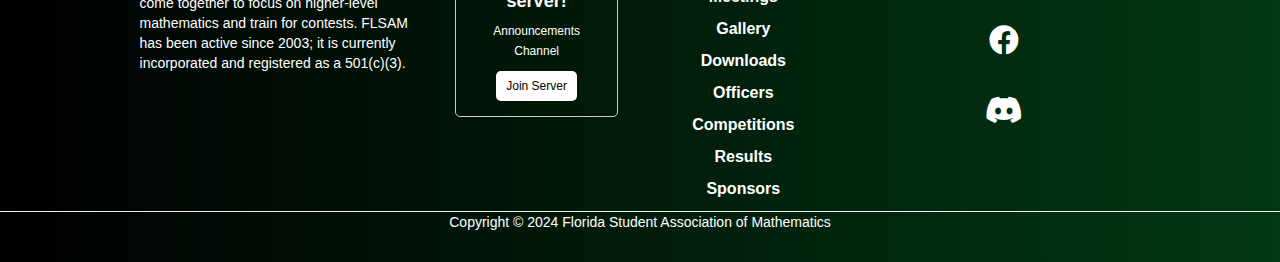
<file: officers/index.html>
<head>
	<meta charset="utf-8">
	<meta http-equiv="X-UA-Compatible" content="IE=edge">
	<meta name="viewport" content="width=device-width, initial-scale=1">

	<title>Florida Student Association of Mathematics</title>
	<link href="../css/bootstrap.min.css" rel="stylesheet">
	<link href="../css/modern-business.css" rel="stylesheet">
	<link href="../font-awesome/css/font-awesome.min.css" rel="stylesheet" type="text/css">
	<link href="https://cdnjs.cloudflare.com/ajax/libs/font-awesome/5.15.3/css/all.min.css" rel="stylesheet">
	<script src="https://oss.maxcdn.com/libs/html5shiv/3.7.0/html5shiv.js"></script>
	<script src="https://oss.maxcdn.com/libs/respond.js/1.4.2/respond.min.js"></script>
	<style>
	body {
        	background-color: #fcfcfc;        
		    margin: auto;
        	padding: auto;
        }
	.officers-grid {
	    display: grid;
	    grid-template-columns: repeat(3, 1fr); /* Default 3 columns */
	    grid-gap: 24px;
	    margin: 0 auto;
	}
	
	/* Responsive adjustments for .officers-grid */
	@media (max-width: 1024px) {
	    .officers-grid {
	        grid-template-columns: repeat(2, 1fr); /* 2 columns on medium screens */
	    }
	}
	
	@media (max-width: 600px) {
	    .officers-grid {
	        grid-template-columns: 1fr; /* 1 column on small screens */
	    }
	}
	
	.officers-grid2 {
	    display: grid;
	    grid-template-columns: repeat(2, 1fr); /* Default 2 columns */
	    grid-gap: 24px;
	    margin: 0 auto;
	}
	
	/* Responsive adjustments for .officers-grid2 */
	@media (max-width: 600px) {
	    .officers-grid2 {
	        grid-template-columns: 1fr; /* 1 column on small screens */
	    }
	}
		
        .officer {
            background-color: #ffffff;
            border-radius: 10px;
            padding: 20px;
            box-shadow: 0 4px 6px rgba(0, 0, 0, 0.1);
            text-align: center;
        }

        .officer img {
            max-width: 100%;
            height: 200px; /* Set the desired height for all images */
            object-fit: cover;
            border-radius: 10px; /* Use a smaller border radius to create rounded rectangles */
        }
        .placeholder {
            visibility: hidden;
        }
    footer * {
        margin: 0;
        padding: 0;
        font-family: 'Segoe UI', Tahoma, Geneva, Verdana, sans-serif;
        box-sizing: border-box;
    }

    footer {
        margin: 0;
        padding: 0;
        width: 100%;
        background: linear-gradient(to right, #000, #023814);
        color: #fff;
        padding: 75px 0 30px;
        border-top-left-radius: 125px;
        line-height: 20px;
    }

    footer p {
    margin: 0;
    padding: 0;
    font-size: 14px;
}
    footer .row {
        width: 85%;
        margin: auto;
        display: flex;
        flex-wrap: wrap;
        align-items: flex-start;
        justify-content: space-between;
    }

    footer .col {
        flex-basis: 25%;
        font-size: 12px;
    }

    footer .col:nth-child(2),
    footer .col:nth-child(3) {
        flex-basis: 15%;
        text-align: center;
    }

    footer .logo {
        width: 80px;
        margin-bottom: 30px;
    }

    footer .col h3 {
        width: fit-content;
        margin: 0 auto 40px;
        position: relative;
        font-size: 15px;
    }

    footer ul li {
        list-style: none;
        margin-bottom: 12px;
        text-align: center;
    }

    footer ul li a {
        text-decoration: none;
        color: #fff;
    }

    .social-icons a {
            text-decoration: none;
            color: #fff;
            text-decoration: none;
            color: #fff;
            display: flex;
            flex-direction: column;
            align-items: center;
        }

        .social-icons .fa {
            font-size: 24px; /* Adjust the font-size as needed */
            width: 40px;
            height: 40px;
            border: none;
            border-radius: 50%;
            text-align: center;
            line-height: 40px;
            margin-right: 15px;
            background: #fff;
            color: #000;
            transition: background-color 0.3s;
        }

        .social-icons .fa:hover {
            background-color: #fff;
        }

    footer .copyright {
        text-align: center;
    }

    footer .col:nth-child(2) {
        flex-basis: 15%;
        display: flex;
        flex-direction: column;
        justify-content: center;
        align-items: center;
    }

    footer .discord-widget {
        border: 1px solid #ccc;
        padding: 15px;
        border-radius: 5px;
        max-width: 400px;
    }

    footer .server-name {
        font-size: 18px;
        font-weight: bold;
        margin-bottom: 10px;
    }

    footer .announcements {
        text-decoration: none;
        color: #fff;
        margin-bottom: 10px;
        display: block;
    }

    footer .join-button {
        background-color: #fff;
        color: #000;
        padding: 5px 10px;
        border: none;
        border-radius: 5px;
        cursor: pointer;
        transition: background-color 0.3s;
    }

    footer .join-button:hover {
        background-color: #fff;
    }

    footer .underline {
        width: 100%;
        height: 5px;
        background: #767676;
        border-radius: 3px;
        position: absolute;
        top: 25px;
        left: 0;
        overflow: hidden;
    }

    footer .underline span {
        width: 15px;
        height: 100%;
        background: #fff;
        border-radius: 3px;
        position: absolute;
        top: 0px;
        left: 10px;
        animation: moving 3s linear infinite;
    }

    @keyframes moving {
        0% {
            left: -20px;
        }
        100% {
            left: 100px;
        }
    }

    @media (max-width: 700px) {
        footer {
            bottom: unset;
        }

        footer .col {
            flex-basis: 100%;
        }

        footer .col:nth-child(2),
        footer .col:nth-child(3) {
            flex-basis: 100%;
        }
    }
	</style>
</head>

<body>
	<nav class="navbar navbar-inverse navbar-fixed-top" role="navigation">
		<div class="container">
			<div class="navbar-header">
				<button type="button" class="navbar-toggle" data-toggle="collapse" data-target="#bs-example-navbar-collapse-1">
					<span class="sr-only">Toggle navigation</span>
					<span class="icon-bar"></span>
					<span class="icon-bar"></span>
					<span class="icon-bar"></span>
				</button>
				<a class="navbar-brand" href="https://flsam.org/index.html">FLSAM</a>
			</div>
			<div class="collapse navbar-collapse" id="bs-example-navbar-collapse-1">
				<ul class="nav navbar-nav navbar-right">
					<li>
						<a href="../index.html">Home</a>
					</li>
					 <li>
						<a href = "https://discord.gg/c8AfFP5e25">Discord</a>
		    			</li>
					<li>
						<a href="../meetings/index.html">Meetings</a>
					</li>
					<li>
						<a href="../gallery/index.html">Gallery</a>
					</li>
					<li>
						<a href="../downloads/index.html">Downloads</a>
					</li>
					<li class="active">
						<a href="../officers/index.html">Officers</a>
					</li>
					<li>
						<a href="../competitions/index.html">Competitions</a>
					</li>
					<li>
						<a href="../results/index.html">Results</a>
					</li>
			                    <li>
			                        <a href="../Sponsors/index.html">Sponsors</a>
			                    </li>
				</ul>
			</div>
		</div>
	</nav>
	<div class="container">
		<div class="row">
			<div class="col-lg-12">
				<h1 class="page-header">Officers</h1>
			</div>
			<hr>
			<div class="col-lg-12">
				<h3 class="page-header">Meet your officers!</h3>
			</div>
			<hr>
        </div>

    </div>
	
        <div class="officers-grid">
        <!-- Officer 1 -->
        <div class="officer">
            <img class="officerimg" src="images/Xuzhou_pic.jpg" alt="Officer 1">
            <h3 class="prof-header">Xuzhou Ren: <br> Co-President</h3>
			<p>
        Xuzhou Ren is a senior at American Heritage School. He began competing in math competitions from Mathleague and participates in AMC and FAMAT. He joined FLSAM in 7th grade, and has enjoyed participating in and coordinating the various competitions. His hobbies include piano, eating, and card games.
			</p>
        </div>

        <!-- Officer 2 -->
        <div class="officer">
            <img class="officerimg" src="images/Andrew_pic_(1).jpg" alt="Officer 2">
            <h3 class="prof-header">Andrew Xing: <br> Co-President</h3>
			<p>
				Andrew Xing is a senior at Buchholz High School. He began competing in Mathcounts and since then has participated in FAMAT and the AMC series. He joined FLSAM in eighth grade, and has enjoyed participating in the multiple competitions they hold. His favorite subject in math is geometry, and he has a lot of fun teaching others. Some of his favorite pastimes outside of math include listening to music, playing basketball, and napping.
			</p>
        </div>

        <!-- Officer 3 -->
        <div class="officer">
            <img class="officerimg" src="images/Darsh_pic.png" alt="Officer 3">
            <h3 class="prof-header">Darsh Patel: <br> Co-Vice President </h3>
            <p>
              Darsh Patel is a junior at American Heritage Broward. He has been doing math competitions since around 7th grade, and has competed in competitions like MathCounts, AMC, and FAMAT. Since joining FLSAM, he has participated in several other competitions like HMMT, CMIMC, and ARML. His favorite subject is number theory, and his least favorite is geometry. Outside of math, he likes reading, playing video games, and sleeping until lunchtime.
            </p>
        </div>
        
        <!-- Officer 4 -->
        <div class="officer">
            <img class="officerimg" src="images/Yusuf_pic.jpg" alt="Officer 4">
            <h3 class="prof-header">Yusuf Sheikh: <br> Co-Vice President </h3>
            <p>
              Yusuf Sheikh is a senior at American Heritage Broward. He began competitions with the AMC series in middle school, since then participating in national competitions such as MAO and the USAMO. His favorite topic is integration, and he really enjoys teaching others. When not doing math, Yusuf can be found reading, listening to music, or studying philosophy.
            </p>
        </div>

        <!-- Officer 5 -->
        <div class="officer">
            <img class="officerimg" src="images/aaryan.jpg" alt="Officer 5">
            <h3 class="prof-header">Aaryan Vaishya: <br> Curriculum Committee Chair</h3>
			<p>
				Aaryan Vaishya is a junior at Middleton High School. He has been competing in math contests since 2020, qualifying for MOP 2023. He has been in FLSAM since 7th grade, and his favorite branch of math is combinatorics. Outside of math, he enjoys competitive programming, osu, and complaining about getting docked 7 points on USAMO.
			</p>
        </div>

        <!-- Officer 6 -->
        <div class="officer">
            <img class="officerimg" src="images/Shivin_pic1.jpg" alt="Officer 6">
            <h3 class="prof-header">Shivin Anand: <br> Webmaster</h3>
			<p>
        Shivin Anand is a junior at Middleton High School. Since the fifth grade, he has competed in math competitions, and his all-time favorite is Fermi. He became a member of FLSAM in the ninth grade and has benefited from all the opportunities it has given him. Two-dimensional geometry is his favorite area of mathematics, and conics are his least favorite. He likes to be play golf, listen to music, and compete in FIRST robotics contests when he's not navigating the world of mathematics. 
			</p>
        </div>

        <!-- Officer 7 -->
        <div class="officer">
            <img class="officerimg" src="images/Luis_pic.jpeg" alt="Officer 7">
            <h3 class="prof-header">Luis Fonseca: <br> Curriculum Committee</h3>
            <p>
              Luis Fonseca is a junior at Doral Academy High School. He has been competing since 6th grade in math competitions, but joined FLSAM and started taking competitions more seriously in 8th/9th, and has competed in FAMAT, Mathcounts, AMC series, CMIMC, SMT and more. His favorite type of math is number theory and he dislikes most geometry and he enjoys writing problems. Outside of math, he may be found loudly insulting his friends, napping, procrastinating homework, listening to objectively good music, (fake!) gambling, and with his greatest accomplishment (his own words) his girlfriend.
            </p>
        </div>

        <!-- Officer 8 -->
        <div class="officer">
            <img class="officerimg" src="images/Tom Zhang.png" alt="Officer 8">
            <h3 class="prof-header">Shrey Gupta: <br> Curriculum Committee</h3>
            <p>
              Shrey Gupta is a senior at Wiregrass Ranch High School. He started his mathematical journey in 8th grade through MathCounts and the AMC8. Since then, he's competed in the AMC series, HMMT, and ARML. He also enjoys attending math summer programs, writing combinatorics problems, and bothering his friends at 2AM to solve olympiad problems together. Some of Shrey's favorite things to do outside of math are solving Sudoku, messing around with Minecraft redstone, and playing with his cat.
            </p>
        </div>

        <!-- Officer 9 -->
        <div class="officer">
            <img class="officerimg" src="images/Roger_pic.jpg" alt="Officer 9">
            <h3 class="prof-header">Roger He: <br> Curriculum Committee</h3>
            <p>
              Roger He is a sophomore at Lawton Chiles High School. He started competing in local competitions in elementary school and enjoyed various competitions since. Outside of math, he enjoys writing music, listening to music, cooking, and rock climbing.
            </p>
        </div>

        <!-- Officer 10 -->
        <div class="officer">
            <img class="officerimg" src="images/Jacob_pic.jpeg" alt="Officer 10">
            <h3 class="prof-header">Jacob Khohayting: <br> Curriculum Committee</h3>
			<p>
				Jacob Khohayting is a sophomore at American Heritage Broward. He has been competing in math since elementary and has traveled to compete in ARML, CMIMC, and PUMaC. His favorite topic is geometry. Apart from math, he enjoys programming, as well as playing soccer and frisbee. 
			</p>
        </div>

        <!-- Officer 11 -->
        <div class="officer">
            <img class="officerimg" src="images/Jayden_pic.jpg" alt="Officer 11">
            <h3 class="prof-header">Jayden Lang: <br> Curriculum Committee</h3>
			<p>
				Jayden Lang is currently a junior at American Heritage Broward. He began participating in math competitions in 4th grade, and has participated in many more contests since then, including Mathcounts, AMC, and Mu Alpha Theta competitions. Ever since discovering FLSAM at the start of middle school, Jayden has also partaken in various competitions with the FLSAM team, such as ARML and CMIMC. Apart from his interests in mathematics, Jayden enjoys soccer, piano, debate, chess, and listening to music.
			</p>
        </div>

        <!-- Officer 12 -->
        <div class="officer">
            <img class="officerimg" src="images/Jingyi_pic.jpg" alt="Officer 12">
            <h3 class="prof-header">Jingyi Li:<br> Curriculum Committee</h3>
			<p>
				Jingyi Li is a sophomore at American Heritage Palm Beach. He started doing math competitions, joined FLSAM in his freshman year, and participated in competitions like FAMAT, CMIMC, and ARML. His favorite topics in math is algebraic equations and calculus. Besides doing math, he likes playing football and participating robotics competitions.
			</p>
        </div>

        <!-- Officer 13 -->
        <div class="officer">
            <img class="officerimg" src="images/Kevin Liu.jpg" alt="Officer 13">
            <h3 class="prof-header">Kevin Liu: <br> Curriculum Committee</h3>
            <p>		
                Kevin Liu is a junior at Marjory Stoneman Douglas High School. He started math competitions at the AMC8 at 4th grade. He is a two-time Florida State MATHCOUNTS Champion, four-time AIME qualifier, three-time USAJMO qualifier, USAJMO top winner, MOPper, and USA IMO TST grouper. After joining FLSAM in seventh grade, he competed with the team at various national math competitions, such as ARML, HMMT, PUMAC, CMIMC and SMT. Outside of math, he enjoys coding, playing video games especially Geometry Dash. He is in the USACO gold division.
            </p>
        </div>

        <!-- Officer 14 -->
        <div class="officer">
            <img class="officerimg" src="images/Darsh_pic.png" alt="Officer 14">
            <h3 class="prof-header">Darsh Patel: <br> Curriculum Committee</h3>
            <p>
              Darsh Patel is a junior at American Heritage Broward. He has been doing math competitions since around 7th grade, and has competed in competitions like MathCounts, AMC, and FAMAT. Since joining FLSAM, he has participated in several other competitions like HMMT, CMIMC, and ARML. His favorite subject is number theory, and his least favorite is geometry. Outside of math, he likes reading, playing video games, and sleeping until lunchtime.
            </p>
        </div>

        <!-- Officer 15 -->
        <div class="officer">
            <img class="officerimg" src="images/Darsh_pic.png" alt="Officer 15">
            <h3 class="prof-header">Ashvin Sinha: <br> Curriculum Committee</h3>
            <p>

            </p>
        </div>

        <!-- Officer 15 -->
        <div class="officer">
            <img class="officerimg" src="images/Arib.jpg" alt="Officer 16">
            <h3 class="prof-header">Ashvin Sinha:<br>Region 1 Coordinator</h3>
            <p>

            </p>
        </div>
        
        <!-- Officer 16 -->
        <div class="officer">
            <img class="officerimg" src="images/Andrew_pic_(1).jpg" alt="Officer 17">
            <h3 class="prof-header">Andrew Xing: <br> Region 2 Coordinator</h3>
			<p>
        Andrew Xing is a senior at Buchholz High School. He began competing in Mathcounts and since then has participated in FAMAT and the AMC series. He joined FLSAM in eighth grade, and has enjoyed participating in the multiple competitions they hold. His favorite subject in math is geometry, and he has a lot of fun teaching others. Some of his favorite pastimes outside of math include listening to music, playing basketball, and napping.
			</p>
        </div>
        
        <!-- Officer 17 -->
        <div class="officer">
            <img class="officerimg" src="images/Brayden_pic.png" alt="Officer 18">
            <h3 class="prof-header">Brayden Choi:<br>Region 3 Coordinator</h3>
            <p>
              Brayden Choi is a freshman at Orlando Science High School. Starting middle school, he began competing in numerous math competitions such as Mathcounts, AMC, and AIME. He joined FLSAM in 8th grade, and his favorite topic of math is number theory. Outside of math, he enjoys playing soccer, going to Universal, and playing video games.
            </p>
        </div>

        <!-- Officer 18 -->
        <div class="officer">
            <img class="officerimg" src="images/Shrey_pic.jpg" alt="Officer 19">
            <h3 class="prof-header">Shrey Gupta: <br> Region 4a Coordinator </h3>
			<p>
				Shrey Gupta is a senior at Wiregrass Ranch High School. He started his mathematical journey in 8th grade through MathCounts and the AMC8. Since then, he's competed in the AMC series, HMMT, and ARML. He also enjoys attending math summer programs, writing combinatorics problems, and bothering his friends at 2AM to solve olympiad problems together. Some of Shrey's favorite things to do outside of math are solving Sudoku, messing around with Minecraft redstone, and playing with his cat. 
			</p>
        </div>

        <!-- Officer 19 -->
        <div class="officer">
            <img class="officerimg" src="images/Rui (1).jpg" alt="Officer 20">
            <h3 class="prof-header">Rui Jiang: <br> Region 4b Coordinator</h3>
            <p>
              My name is Rui Jiang and I’m a senior at Pine View School. I have been doing math competitions since I started taking the AMC 8 in 6 th grade. Since then, I have participated in other math competitions such as USAJMO, Mathcounts, ARML, PUMAC, HMMT, SMT, and CMIMC. Outside of math, I like to play chess, tennis, and video games.
            </p>
        </div>

        <!-- Officer 20 -->
        <div class="officer">
            <img class="officerimg" src="images/Jayden_pic.jpg" alt="Officer 20">
            <h3 class="prof-header">Jayden Lang:<br>Region 5a Coordinator</h3>
			<p>
				Jayden Lang is currently a junior at American Heritage Broward. He began participating in math competitions in 4th grade, and has participated in many more contests since then, including Mathcounts, AMC, and Mu Alpha Theta competitions. Ever since discovering FLSAM at the start of middle school, Jayden has also partaken in various competitions with the FLSAM team, such as ARML and CMIMC. Apart from his interests in mathematics, Jayden enjoys soccer, piano, debate, chess, and listening to music.
			</p>
        </div>

</div>
<br>
<br>
<div class="officers-grid2">
        <!-- Officer 21 -->
        <div class="officer">
            <img class="officerimg" src="images/Luis_pic.jpeg" alt="Officer 21">
            <h3 class="prof-header">Luis Fonseca:<br>Region 5b Coordinator</h3>
            <p>
              Luis Fonseca is a junior at Doral Academy High School. He has been competing since 6th grade in math competitions, but joined FLSAM and started taking competitions more seriously in 8th/9th, and has competed in FAMAT, Mathcounts, AMC series, CMIMC, SMT and more. His favorite type of math is number theory and he dislikes most geometry and he enjoys writing problems. Outside of math, he may be found loudly insulting his friends, napping, procrastinating homework, listening to objectively good music, (fake!) gambling, and with his greatest accomplishment (his own words) his girlfriend.
            </p>
        </div>

        <!-- Officer 22 -->
        <div class="officer">
            <img class="officerimg" src="images/Joseph_pic.jpg" alt="Officer 22">
            <h3 class="prof-header">Joseph Levenston:<br>Region 5c Coordinator</h3>
			<p>
				Joey Levenston is a Junior at American Heritage Palm Beach. He joined FAMAT in 9th grade and took the AMC route tests starting in 9th grade as well. He is passionate about learning new topics in math, as well as competing with his friends in competitions such as SMT online, Purple Comet, and the incredibly illustrious Cowconuts Math Meet. His favorite topic in math is geometry, with the glaring exception of angle chasing. In his free time, Joey likes going to the gym, listening to music, and SCUBA diving whenever he can. 
			</p>
        </div>
</div>
</body>
    <br>
	<br>
    <hr>
    <footer>
        <div class="row">
            <!--column one-->
            <div class="col">
                <img src="image (1).png" class="logo">
                <p>
                    FLSAM is an organization of math competitors across the state of Florida who come together to focus on higher-level mathematics and train for contests. FLSAM has been active since 2003; it is currently incorporated and registered as a 501(c)(3).
                </p>
            </div>
            <!--column two-->
            <div class="col">
                <h3 style="font-weight: bold;">Discord<div class="underline"><span></span></div></h3>
                <div class="discord-widget">
                    <div class="server-name">Join FLSAM server!</div>
                    <a class="announcements" href="https://discord.com/invite/c8AfFP5e25">Announcements Channel</a>
                    <button class="join-button">Join Server</button>
                </div>
            </div>
            <!--column three-->
            <div class="col">
                <h3 style="font-weight: bold;">Navigation<div class="underline"><span></span></div></h3>
                <ul>
                    <li style= "font-size: 16px; "> <b><a href="https://flsam.org/index.html">Home</a></b>
                    <li style="font-size: 16px">  <b><a href="https://flsam.org/meetings/index.html">Meetings</a></li></b>
                    <li style="font-size: 16px">  <b><a href="https://flsam.org/gallery/index.html">Gallery</a></li></b>
                    <li style="font-size: 16px">  <b><a href="https://flsam.org/downloads/index.html">Downloads</a></li></b>
                    <li style="font-size: 16px">  <b><a href="https://flsam.org/officers/index.html">Officers</a></li></b>
                    <li style="font-size: 16px">  <b><a href="https://flsam.org/competitions/index.html">Competitions</a></li></b>
                    <li style="font-size: 16px"> <b><a href="https://flsam.org/results/index.html">Results</a></li></b>
		    <li style="font-size: 16px"> <b><a href="https://flsam.org/Sponsors/index.html">Sponsors</a></li></b>
                </ul>
            </div>
            <!--column four-->
            <div class="col">
                <h3 style="font-weight: bold;">Stay Connected<div class="underline"><span></span></div></h3>
                <div class="social-icons">
                    <a href="https://twitter.com/i/flow/login?lang=en" target="_blank"> <i class="fab fa-twitter" style="font-size: 30px;"></i> </a>
                    <br>
                    <br>
                    <a href="https://www.facebook.com/florida.math/" target="_blank"> <i class="fab fa-facebook" style="font-size: 30px;"></i> </a>
                    <br>
                    <br>
                    <a href="https://discord.com/invite/c8AfFP5e25" target="_blank"> <i class="fab fa-discord" style="font-size: 30px;"></i> </a>
                </div>
            </div>
        </div>
        <hr>
        <p class="copyright"> Copyright © 2024 Florida Student Association of Mathematics</p>
    </footer>
	<script src="../js/jquery.js"></script>
	<script src="../js/bootstrap.min.js"></script>
</html>
</file>
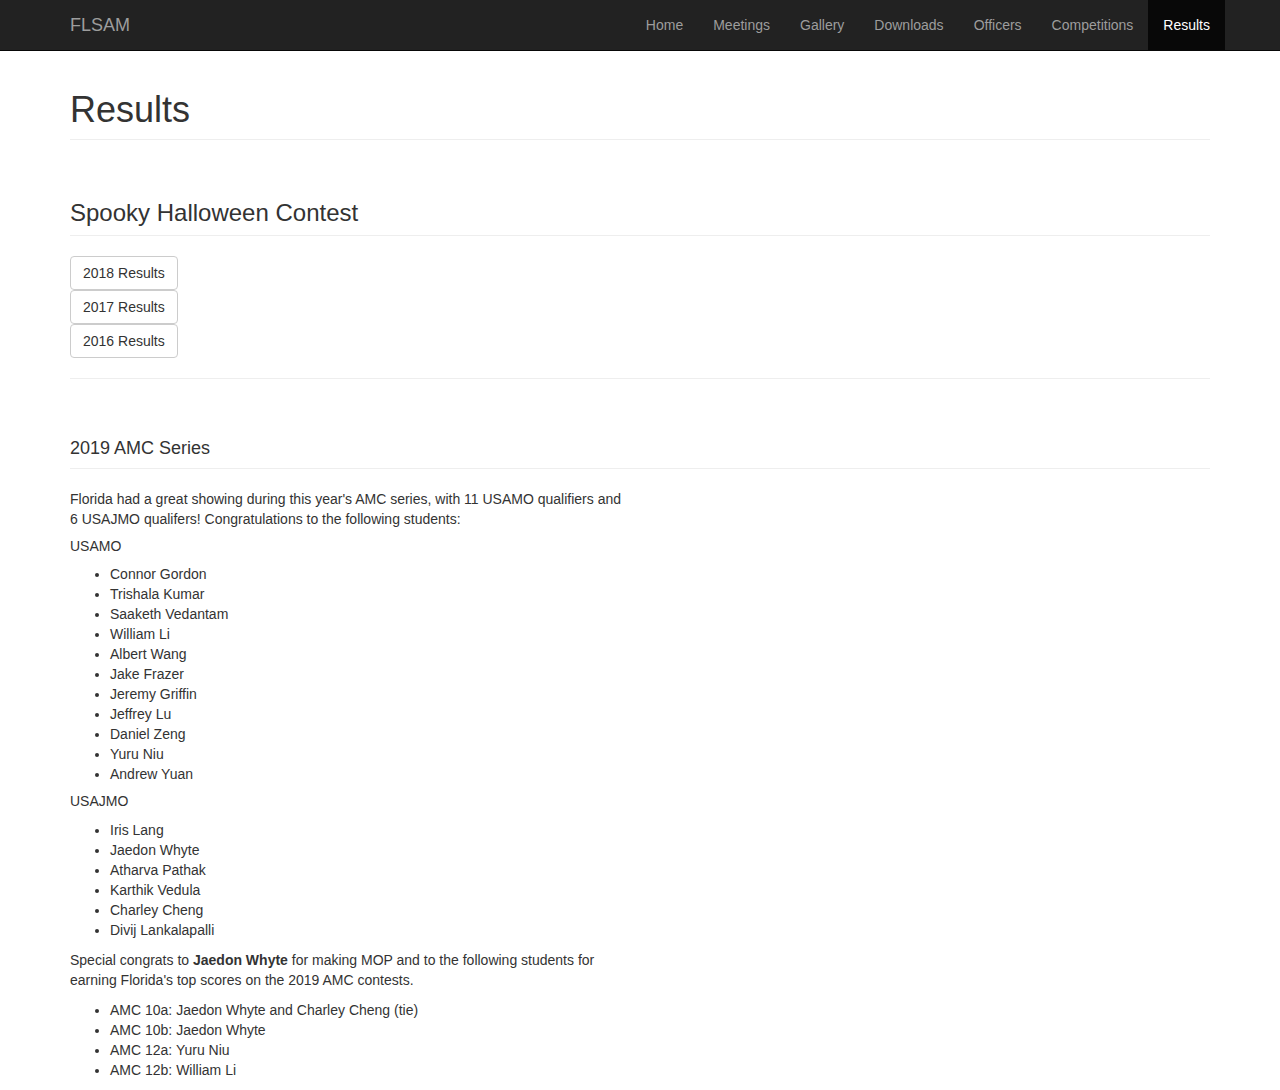
<file: results/index.html>
<head>
	<meta charset="utf-8">
	<meta http-equiv="X-UA-Compatible" content="IE=edge">
	<meta name="viewport" content="width=device-width, initial-scale=1">
	<meta name="author" content="Jay Mithani, Jalen Jiang">

	<title>Florida Student Association of Mathematics</title>
	<link rel='shortcut icon' href='../favicon.ico' type='image/x-icon'/>
	<link href="../css/bootstrap.min.css" rel="stylesheet">
	<link href="../css/modern-business.css" rel="stylesheet">
	<link href="../font-awesome/css/font-awesome.min.css" rel="stylesheet" type="text/css">
	<script src="https://oss.maxcdn.com/libs/html5shiv/3.7.0/html5shiv.js"></script>
	<script src="https://oss.maxcdn.com/libs/respond.js/1.4.2/respond.min.js"></script>
</head>

<body>
	<nav class="navbar navbar-inverse navbar-fixed-top" role="navigation">
		<div class="container">
			<div class="navbar-header">
				<button type="button" class="navbar-toggle" data-toggle="collapse" data-target="#bs-example-navbar-collapse-1">
					<span class="sr-only">Toggle navigation</span>
					<span class="icon-bar"></span>
					<span class="icon-bar"></span>
					<span class="icon-bar"></span>
				</button>
				<a class="navbar-brand" href="index.html">FLSAM</a>
			</div>
			<div class="collapse navbar-collapse" id="bs-example-navbar-collapse-1">
				<ul class="nav navbar-nav navbar-right">
					<li>
						<a href="../index.html">Home</a>
					</li>
					<li>
						<a href="../meetings/index.html">Meetings</a>
					</li>
					<li>
						<a href="../gallery/index.html">Gallery</a>
					</li>
					<li>
						<a href="../downloads/index.html">Downloads</a>
					</li>
					<li>
						<a href="../officers/index.html">Officers</a>
					</li>
					<li>
						<a href="../competitions/index.html">Competitions</a>
					</li>
					<li class="active">
						<a href="../results/index.html">Results</a>
					</li>
				</ul>
			</div>
		</div>
	</nav>
	<div class="container">
		<div class="row">
			<div class="col-lg-12">
				<h1 class="page-header"> Results </h1>
			</div>
		</div>
		<div class="row">
			<div class="col-lg-12">
                		<h3 class="page-header">Spooky Halloween Contest</h2>
            		</div>
		</div>
		<div class="row">
			<div class="col-lg-12">
				<a href = "spooky-halloween-contest/2017/" class="btn btn-default">2018 Results</a><br>
			</div>	
		</div>
		<div class="row">
			<div class="col-lg-12">
				<a href = "spooky-halloween-contest/2017/" class="btn btn-default">2017 Results</a><br>
			</div>	
		</div>
		<div class="row">
			<div class="col-lg-12">
				<a href = "2016/spooky-halloween-contest/" class="btn btn-default">2016 Results</a><br>
			</div>	
		</div>
		<hr>
		<div class="row">
			<div class="col-lg-12">
				<h4 class="page-header">2019 AMC Series</h4>
			</div>
			<div class="col-md-6">
				<p>
				Florida had a great showing during this year's AMC series, with 11 USAMO qualifiers and 6 USAJMO qualifers! Congratulations to the following students:
				</p>
				<h5>USAMO</h5>
				<ul>
					<li>Connor Gordon</li>
					<li>Trishala Kumar</li>
					<li>Saaketh Vedantam</li>
					<li>William Li</li>
					<li>Albert Wang</li>
					<li>Jake Frazer</li>
					<li>Jeremy Griffin</li>
					<li>Jeffrey Lu</li>
					<li>Daniel Zeng</li>
					<li>Yuru Niu</li>
					<li>Andrew Yuan</li>
				</ul>
				<h5>USAJMO</h5>
				<ul>
					<li>Iris Lang</li>
					<li>Jaedon Whyte</li>
					<li>Atharva Pathak</li>
					<li>Karthik Vedula</li>
					<li>Charley Cheng</li>
					<li>Divij Lankalapalli</li>
				</ul>
				
				<p>Special congrats to <b>Jaedon Whyte</b> for making MOP and to the following students for earning Florida's top scores on the 2019 AMC contests.</p>
				<ul>
					<li>AMC 10a: Jaedon Whyte and Charley Cheng (tie)</li>
					<li>AMC 10b: Jaedon Whyte</li>
					<li>AMC 12a: Yuru Niu</li>
					<li>AMC 12b: William Li</li>
			</div>
		</div>
	
	</div>
	<script src="../js/jquery.js"></script>
	<script src="../js/bootstrap.min.js"></script>
</body>
</html>
</file>
<file: css/modern-business.css>
/*!
 * Start Bootstrap - Modern Business (http://startbootstrap.com/)
 * Copyright 2013-2016 Start Bootstrap
 * Licensed under MIT (https://github.com/BlackrockDigital/startbootstrap/blob/gh-pages/LICENSE)
 */

/* Global Styles */

html,
body {
    height: 100%;
}

img {
}

body {
    padding-top: 50px; /* Required padding for .navbar-fixed-top. Remove if using .navbar-static-top. Change if height of navigation changes. */
}

.img-portfolio {
    margin-bottom: 30px;
}

.img-hover:hover {
    opacity: 0.8;
}

.prof-img {
    max-width: 20vw;
    height: auto;
    max-height: 40vh;
    object-fit: cover;
}

/* Home Page Carousel */

header.carousel {
    height: 50%;
}

header.carousel .item,
header.carousel .item.active,
header.carousel .carousel-inner {
    height: 100%;
}

header.carousel .fill {
    width: 100%;
    height: 100%;
    background-position: center;
    background-size: cover;
}

/* 404 Page Styles */

.error-404 {
    font-size: 100px;
}

/* Pricing Page Styles */

.price {
    display: block;
    font-size: 50px;
    line-height: 50px;
}

.price sup {
    top: -20px;
    left: 2px;
    font-size: 20px;
}

.period {
    display: block;
    font-style: italic;
}

/* Footer Styles */

footer {
    margin: 50px 0;
}

/* Responsive Styles */

/*@media(max-width:991px) {
    .customer-img,
    .img-related {
        margin-bottom: 30px;
    }
}*/

/*@media(max-width:767px) {
    .img-portfolio {
        margin-bottom: 15px;
    }

    header.carousel .carousel {
        height: 70%;
    }
}*/


.center-cropped {
  width: 100px;
  height: 100px;
  background-position: center center;
  background-repeat: no-repeat;
}
</file>
